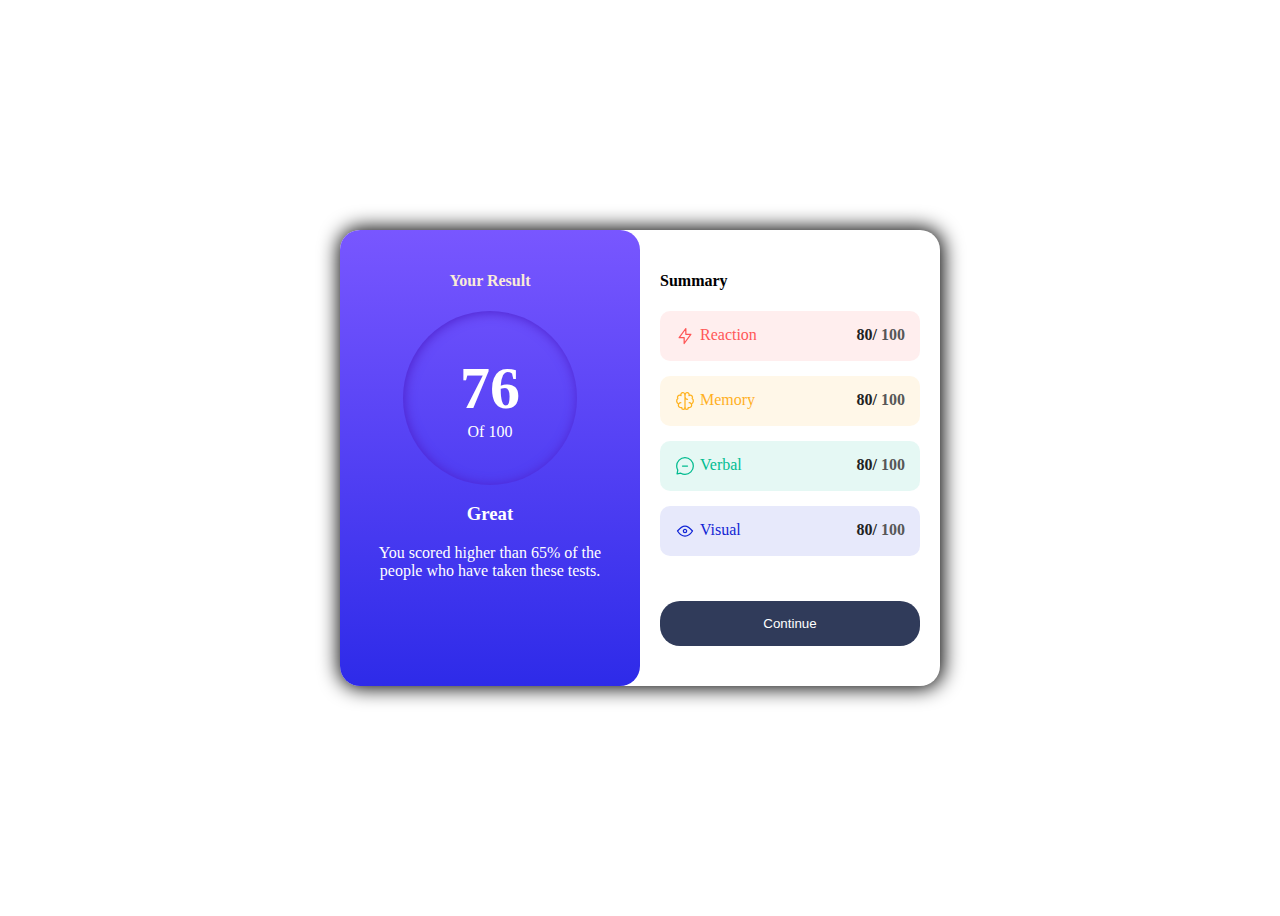
<file: Personal-Assignment/index.html>
<!DOCTYPE html>
<html lang="en">
<head>
    <meta charset="UTF-8">
    <meta name="viewport" content="width=device-width, initial-scale=1.0">
    <title>Document</title>
    <link rel="stylesheet" href="../Personal-Assignment/style.css">
</head>
<body>
     <div class="container">
        <div class="left">
            <h4>Your Result</h4>
            <div class="score-left">
                <span class="big-score">76</span>
                <span class="small-score">Of 100</span>
            </div>
            <div class="left-text">
                <h3>Great</h3>
                <p>You scored higher than 65% of the people who have taken these tests.</p>
            </div>
        </div>

        <div class="right">
            <h4>Summary</h4>
            <div class="scores">
                <div class="score-reaction score">
                    <div class="score-con">
                        <img src="./assets/images/icon-reaction.svg" alt="Reaction">
                        <span>Reaction</span>
                    </div>
                        <span class="black-text">80/ <span class="grey">100</span></span>
                </div>

                <div class="score-memory score">
                    <div class="score-con">
                        <img src="./assets/images/icon-memory.svg" alt="Memory">
                        <span>Memory</span>
                    </div>
                        <span class="black-text">80/ <span class="grey">100</span></span>
                </div>

                <div class="score-verbal score">
                    <div class="score-con">
                        <img src="./assets/images/icon-verbal.svg" alt="Verbal">
                        <span>Verbal</span>
                    </div>
                        <span class="black-text">80/ <span class="grey">100</span></span>
                </div>

                <div class="score-visual score">
                    <div class="score-con">
                        <img src="./assets/images/icon-visual.svg" alt="Visual">
                        <span>Visual</span>
                    </div>
                        <span class="black-text">80/ <span class="grey">100</span></span>
                </div>
            </div>
            <button>Continue</button>
        </div>
     </div>
</body>
</html>
</file>
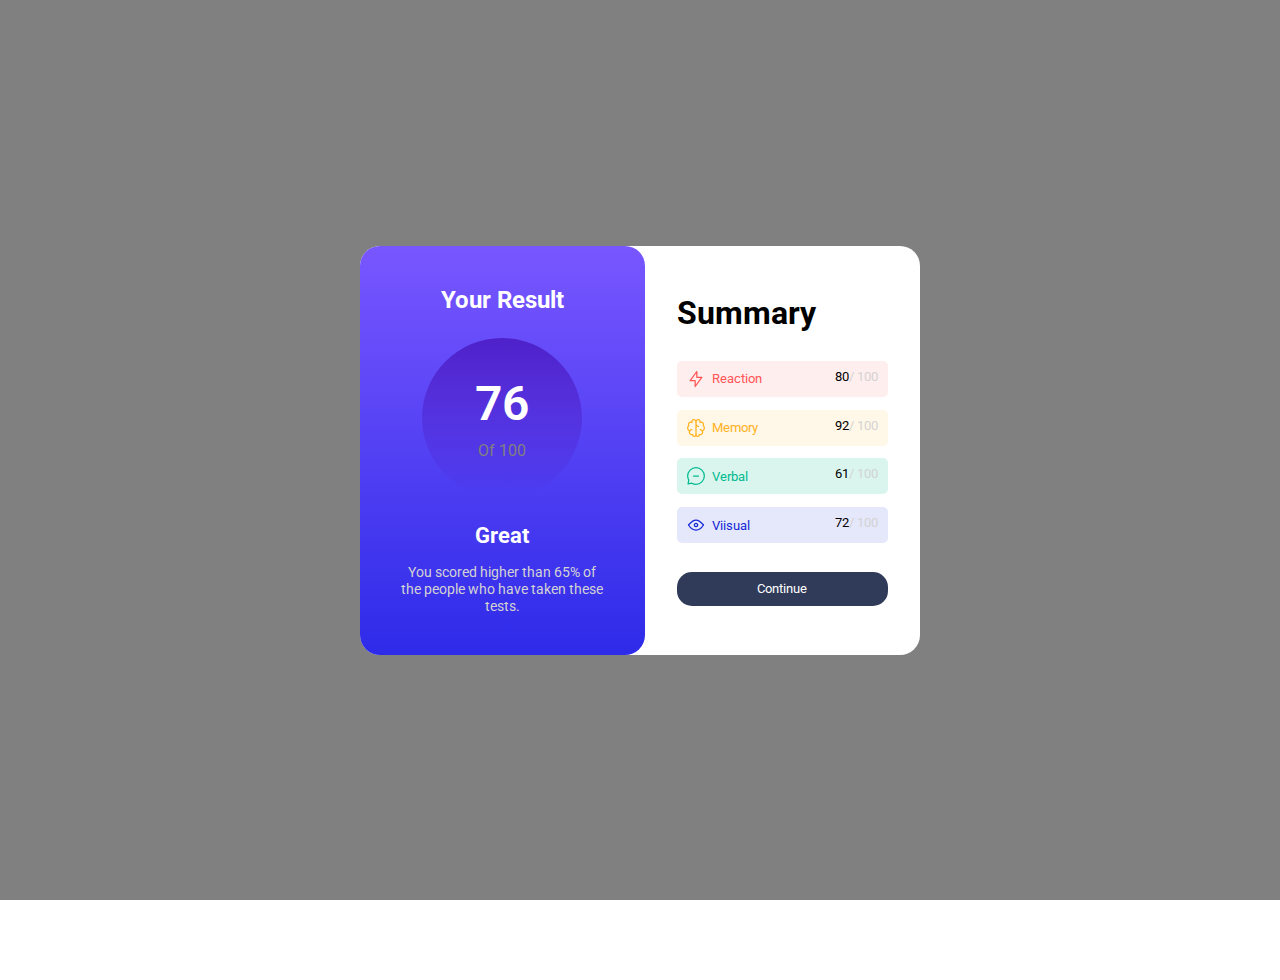
<file: Personal-Assignment/Joe Score Solution/Joe-index.html>
<!DOCTYPE html>
<html lang="en">
<head>
    <meta charset="UTF-8">
    <meta name="viewport" content="width=device-width, initial-scale=1.0">
    <title>Document</title>
    <link rel="stylesheet" href="./Joe-style.css">

    <!-- google fonts -->
    <link rel="preconnect" href="https://fonts.googleapis.com">
<link rel="preconnect" href="https://fonts.gstatic.com" crossorigin>
<link href="https://fonts.googleapis.com/css2?family=Roboto:ital,wght@0,100;0,300;0,400;0,500;0,700;0,900;1,100;1,300;1,400;1,500;1,700;1,900&display=swap" rel="stylesheet">
</head>
<body>

    <!-- Main container -->

    <section class="maincontainer">
        <!-- subcontainer -->
        <div class="subcontainer">
             <!-- first div  -->
             <div class="contentblue">
                <h1 class="header1">Your Result</h1>
                <div class="bluecircle">
                    <span class="bluecircleheader">76</span>
                    <span class="bluecircletext">Of 100</span>
                </div>

                <div class="bottomsection">
                    <h2 class="header2">Great</h2>
                    <p class="bottomtext">You scored higher than 65% of the people who have taken these tests.</p>
                </div>
             </div>

             <!-- Second div -->
         <div class="contentwhite">
            <h1>Summary</h1>
            <div class="summarycontents">

                <div class="summaryflex">
                    <span class="summaryalign" style="color: #F55;"><img src="../assets/images/icon-reaction.svg" alt="">Reaction</span>
                    <p>80<span class="numbercolor">/ 100</span></p>
                </div>

                <div class="summaryflex">
                    <span class="summaryalign" style="color: #FFB21E;"><img src="../assets/images/icon-memory.svg" alt="">Memory</span>
                    <p>92<span class="numbercolor">/ 100</span></p>
                </div>

                <div class="summaryflex">
                    <span class="summaryalign" style="color: #00BB8F;"><img src="../assets/images/icon-verbal.svg" alt="">Verbal</span>
                    <p>61<span class="numbercolor">/ 100</span></p>
                </div>

                <div class="summaryflex">
                    <span class="summaryalign" style="color: #1125D6;"><img src="../assets/images/icon-visual.svg" alt="">Viisual</span>
                    <p>72<span class="numbercolor">/ 100</span></p>
                </div>
                
                
            </div>
            
            <button class="summary-btn">Continue</button>
            
         </div>
        </div>
        

        

    </section>
    
</body>
</html>
</file>
<file: Personal-Assignment/style.css>
body {
    display: flex;
    justify-content: center;
    align-items: center;
    min-height: 100vh;
    font-family: hanken grotesk;
}

.container {
    display: flex;
    width: 600px;
    justify-content: center;
    border-radius: 20px;
    box-shadow: 1px 0px 20px 2px rgb(0, 0, 0.4);
}

.left {
    color: #fff;
    padding: 20px;
    width: 50%;
    text-align: center;
    border-radius: 20px;
    background: linear-gradient(hsl(252, 100%, 67%), hsl(241, 81%, 54%));
}

.right {
    width: 50%;
    padding: 20px;
}

.left {
    text-align: center;
}

.score-left {
    padding: 50px;
    width: 74px;
    height: 74px;
    border-radius: 100%;
    box-shadow: inset 1px 1px 12px 0px hsla(256, 72%, 46%, 1);
    display: flex;
    align-items: center;
    justify-content: center;
    flex-direction: column;
    margin: 0 auto;
}

.big-score {
    color: #fff;
    font-weight: bold;
    font-size: 60px;
}

.left h3 {
    /* text-align: center; */
}

.left h4 {
    color: antiquewhite;
}

.score-con {
    display: flex;
}

.score {
    display: flex;
    justify-content: space-between;
    background-color: hsl(0, 100%, 67%, 0.1);
    color: hsl(0, 100%, 67%);
    margin-bottom: 15px;
    padding: 15px;
    border-radius: 10px;
}

.grey {
    color: rgba(87, 87, 87, 0.9992);
}

.score-con img {
    margin-right: 5px;
}

.black-text {
    color: #222;
    font-weight: bold;
}

.score-memory {
    color: hsl(39, 100%, 56%);
    background-color: hsla(39, 100%, 56%, 0.1);
}

.score-verbal {
    color: hsl(166, 100%, 37%);
    background-color: hsl(166, 100%, 37%, 0.1);
}

.score-visual {
    color: hsl(234, 85%, 45%);
    background-color: hsl(234, 85%, 45%, 0.1);
}

button {
    margin-top: 30px;
    margin-bottom: 20px;
    padding: 15px 30px;
    border: none;
    color: white;
    outline: none;
    background-color: hsl(224, 30%, 27%);
    width: 100%;
    border-radius: 20px;
}

@media (max-width:760px) {
    .left {
        width: 100%;
        padding: 0%;
        border-radius: 0px;
        border-bottom-left-radius: 20px;
        border-bottom-right-radius: 20px;
        /* padding: 0; */
    }

    .right {
        padding: 0;
        width: 80%;
        margin: 0 auto;
    }

    .left-text {
        padding: 20px;
        text-align: center;
    }

    .container {
        width: 100%;
        flex-direction: column;
        border-radius: 0%;
        overflow: hidden;
        padding: 0;

    }
}
</file>
<file: Personal-Assignment/Joe Score Solution/Joe-style.css>
:root{
    /* ## Gradients */

--Light-slate-blue: hsl(252, 100%, 67%);
--Light-royal-blue: hsl(241, 81%, 54%);

--Violet-blue: hsla(256, 72%, 46%, 1);
--Persian-blue: hsla(241, 72%, 46%, 0);

### Neutral

--White: hsl(0, 0%, 100%);
--Pale-blue: hsl(221, 100%, 96%);
--Light-lavender: hsl(241, 100%, 89%);
--Dark-gray-blue: hsl(224, 30%, 27%);
}


*{

    padding: 0;
    margin: 0;
    box-sizing: border-box;
    font-family: 'Roboto', sans-serif;
}

/* Containers */

.maincontainer{
    width: 100%;
    height: 100vh;
    background-color: grey;
    display: flex;
    align-items: center;
    justify-content: center;
    margin-bottom: 5rem;
}

.subcontainer{
    width: 50%;
    height: auto;
    display: flex;
    justify-content: center;
    align-items: center;
    width: 35rem;
    background-color: white;
    border-radius: 20px;
}

/* blue div */

.contentblue{
    width: 100%;
    background: linear-gradient(to bottom, var(--Light-slate-blue), var(--Light-royal-blue));
    text-align: center;
    padding: 2.5rem;
    color: white;
    border-radius: 20px;
}

.header1{
    font-size: 1.5rem;
    margin-bottom: 1rem;
}

.header2{
    font-size: 1.4rem;
    margin-bottom: 1rem;
}

.bluecircle{
    /* display: inline-block; */
    width: 10rem;
    height: 10rem;
    padding: 1rem;
    border-radius: 50%;
    margin: 1.5rem auto;
    display: flex;
    flex-direction: column;
    justify-content: center;
    align-items: center;
    /* margin-bottom: 1rem; */
    background: linear-gradient(to bottom, var(--Violet-blue), var(--Persian-blue));
    gap: .6rem;
}

.bluecircleheader{
    font-size: 3rem;
    font-weight: 600;

}

.bluecircletext{
    color: grey;
}

.bottomsection{

}

.bottomtext{
    font-size: .9rem;
    color: lightgray;
}

/* White Section  */

.contentwhite{
    width: 100%;
    padding: 0 2rem;
}

.summarycontents{
    display: flex;
    flex-direction: column;
    gap: .8rem;
    margin: 1.8rem 0;
    font-size: .8rem;
}

.summaryflex{
    display: flex;
    width: 100%;
    justify-content: space-between;
    padding: .5rem .6rem;
    border-radius: 5px;

}

.summaryalign{
    display: flex;
    align-items: center;
    gap: 6px;
}

.numbercolor{
    color: lightgray;
}

.summarycontents div:nth-child(1){
    background-color: rgba(255, 85, 85, 0.101);
}
.summarycontents div:nth-child(2){
    background-color: #ffb01e1b;
}
.summarycontents div:nth-child(3){
    background-color: #00bb8f26;
}
.summarycontents div:nth-child(4){
    background-color: #1125d61c;
}

.summary-btn{
    background-color: var(--Dark-gray-blue);
    cursor: pointer;
    border: none;
    border-radius: 15px;
    color: white;
    padding: .6rem;
    width: 100%;
}

.summary-btn:hover{
    background-color: var(--Light-royal-blue);
}

/* Result Summary Query  */

@media (max-width: 475px){
    .subcontainer{
        flex-direction: column;
    }
}
</file>
